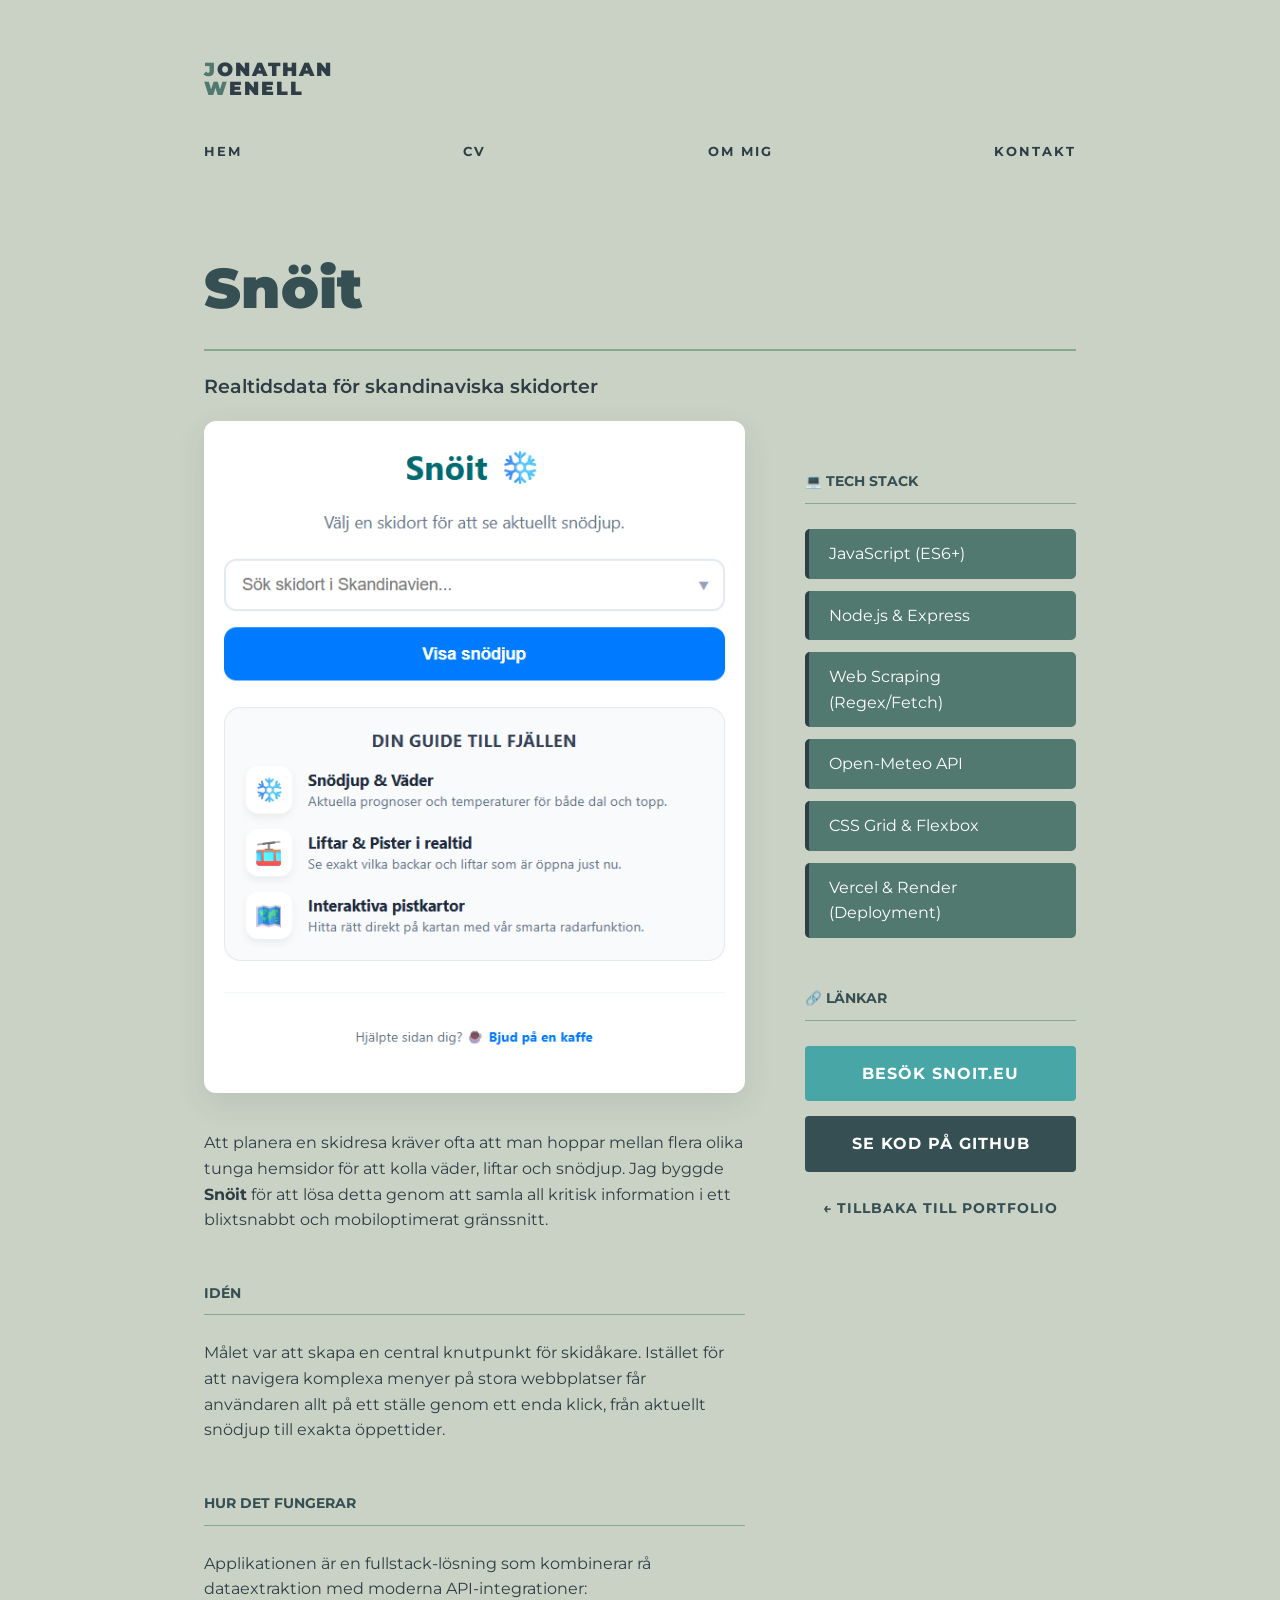
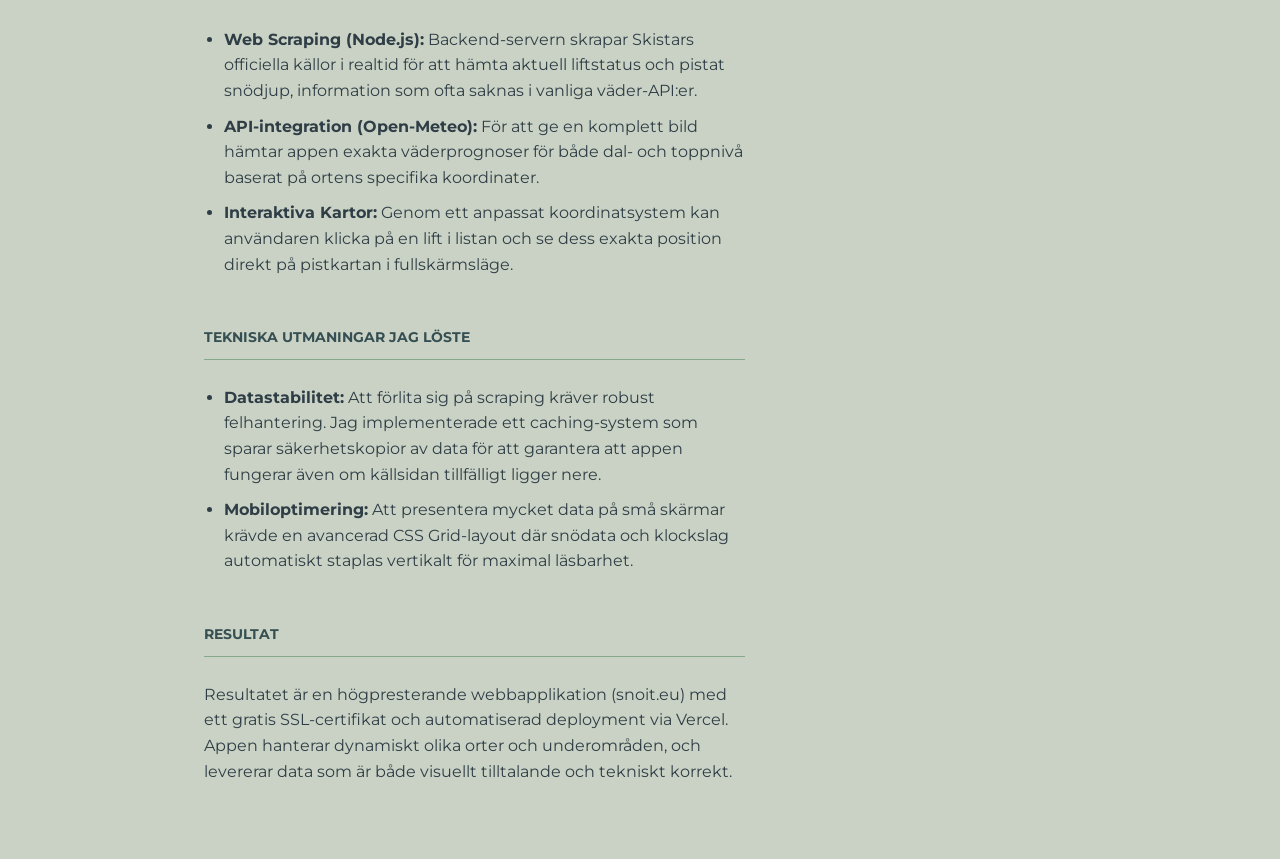
<file: snoit.html>
<!DOCTYPE html>
<html lang="sv">
    <head>
        <meta charset="UTF-8">
        <meta name="viewport" content="width=device-width, initial-scale=1.0">
        <title>Snöit Projekt | Jonathan Wenell</title>

        <link rel="stylesheet" href="css/style.css">
        <link href="https://fonts.googleapis.com/css2?family=Montserrat:wght@300;400;600;700;900&display=swap" rel="stylesheet">
    </head>

    <body>
        <header class="header-wrapper">
            <div class="top-left-name" id="site-logo">
                <div class="name-line">
                    <span class="initial">J</span><span class="expand">ONATHAN</span>
                </div>
                <div class="name-line">
                    <span class="initial">W</span><span class="expand">ENELL</span>
                </div>
            </div>

            <nav>
                <ul>
                    <li><a href="index.html">Hem</a></li>
                    <li><a href="cv.html">CV</a></li>
                    <li><a href="about.html">Om Mig</a></li>
                    <li><a href="contact.html">Kontakt</a></li>
                </ul>
            </nav>
        </header>

        <div id="loader-bg"></div>

        <main class="cv-page">
            <div class="cv-header">
                <h1>Snöit</h1>
                <p style="font-size: 1.2rem; color: var(--color-charcoal); font-weight: 600;">Realtidsdata för skandinaviska skidorter</p>
            </div>

            <div class="cv-grid">
                
                <div class="cv-main-col">
                    <img src="images/snoit.png" alt="Snöit Interface" style="width: 100%; border-radius: 12px; margin-bottom: 30px; box-shadow: 0 10px 30px rgba(47, 62, 70, 0.1);">

                    <p>Att planera en skidresa kräver ofta att man hoppar mellan flera olika tunga hemsidor för att kolla väder, liftar och snödjup. Jag byggde <strong>Snöit</strong> för att lösa detta genom att samla all kritisk information i ett blixtsnabbt och mobiloptimerat gränssnitt.</p>

                    <h2>Idén</h2>
                    <p>Målet var att skapa en central knutpunkt för skidåkare. Istället för att navigera komplexa menyer på stora webbplatser får användaren allt på ett ställe genom ett enda klick, från aktuellt snödjup till exakta öppettider.</p>

                    <h2>Hur det fungerar</h2>
                    <p>Applikationen är en fullstack-lösning som kombinerar rå dataextraktion med moderna API-integrationer:</p>
                    <ul style="margin-bottom: 25px; padding-left: 20px; color: var(--color-charcoal);">
                        <li style="margin-bottom: 10px;"><strong>Web Scraping (Node.js):</strong> Backend-servern skrapar Skistars officiella källor i realtid för att hämta aktuell liftstatus och pistat snödjup, information som ofta saknas i vanliga väder-API:er.</li>
                        <li style="margin-bottom: 10px;"><strong>API-integration (Open-Meteo):</strong> För att ge en komplett bild hämtar appen exakta väderprognoser för både dal- och toppnivå baserat på ortens specifika koordinater.</li>
                        <li style="margin-bottom: 10px;"><strong>Interaktiva Kartor:</strong> Genom ett anpassat koordinatsystem kan användaren klicka på en lift i listan och se dess exakta position direkt på pistkartan i fullskärmsläge.</li>
                    </ul>

                    <h2>Tekniska utmaningar jag löste</h2>
                    <ul style="margin-bottom: 25px; padding-left: 20px; color: var(--color-charcoal);">
                        <li style="margin-bottom: 10px;"><strong>Datastabilitet:</strong> Att förlita sig på scraping kräver robust felhantering. Jag implementerade ett caching-system som sparar säkerhetskopior av data för att garantera att appen fungerar även om källsidan tillfälligt ligger nere.</li>
                        <li style="margin-bottom: 10px;"><strong>Mobiloptimering:</strong> Att presentera mycket data på små skärmar krävde en avancerad CSS Grid-layout där snödata och klockslag automatiskt staplas vertikalt för maximal läsbarhet.</li>
                    </ul>

                    <h2>Resultat</h2>
                    <p>Resultatet är en högpresterande webbapplikation (snoit.eu) med ett gratis SSL-certifikat och automatiserad deployment via Vercel. Appen hanterar dynamiskt olika orter och underområden, och levererar data som är både visuellt tilltalande och tekniskt korrekt.</p>
                </div>

                <div class="cv-side-col">
                    <h2>💻 Tech Stack</h2>
                    <ul class="skills-list">
                        <li>JavaScript (ES6+)</li>
                        <li>Node.js & Express</li>
                        <li>Web Scraping (Regex/Fetch)</li>
                        <li>Open-Meteo API</li>
                        <li>CSS Grid & Flexbox</li>
                        <li>Vercel & Render (Deployment)</li>
                    </ul>

                    <h2 style="margin-top: 50px;">🔗 Länkar</h2>
                    <a href="https://snoit.eu" target="_blank" class="submit-btn" style="display: block; text-align: center; text-decoration: none; margin-bottom: 15px; background-color: #48A6A7;">
                        Besök snoit.eu
                    </a>
                    
                    <a href="https://github.com/HappyHamster135/Snoit-hemsida.git" target="_blank" class="submit-btn" style="display: block; text-align: center; text-decoration: none; margin-bottom: 15px; background-color: var(--color-slate);">
                        Se kod på GitHub
                    </a>
                    
                    <a href="index.html" style="display: block; text-align: center; color: var(--color-slate); font-weight: 700; text-decoration: none; margin-top: 25px; font-size: 0.9rem; text-transform: uppercase; letter-spacing: 1px;">
                        ← Tillbaka till Portfolio
                    </a>
                </div>

            </div>
        </main>

        <script src="js/script.js"></script>
    </body>
</html>
</file>
<file: css/style.css>
/*------------------------------------------------------------/
/ IMPORTER OCH TYPSNITT /
/------------------------------------------------------------*/

@import url('https://fonts.googleapis.com/css2?family=Montserrat:wght@300;400;600;700;900&display=swap');

/*------------------------------------------------------------/
/ GLOBALA VARIABLER OCH FÄRGSCHEMA /
/------------------------------------------------------------*/

/* Här definieras projektets huvudfärger */
:root {
    --color-light: #CAD2C5;      
    --color-sage: #84A98C;       
    --color-dark-sage: #52796F;  
    --color-slate: #354F52;      
    --color-charcoal: #2F3E46;   
}

/*------------------------------------------------------------/
/ GRUNDLÄGGANDE ÅTERSTÄLLNING OCH STRUKTUR /
/------------------------------------------------------------*/

/* Nollställer marginaler och vaddering för alla element */
* {
    margin: 0;
    padding: 0;
    box-sizing: border-box;
}

/* Hindrar innehåll från att sticka ut utanför skärmens bredd */
html, body {
    max-width: 100%; 
    overflow-x: hidden;
}

/* Grundläggande inställningar för hela dokumentet */
html {
    overflow-y: scroll;
    overflow-x: hidden; 
    width: 100%; 
    background-color: var(--color-light);
}

/*------------------------------------------------------------/
/ BODY INSTÄLLNINGAR OCH INTONINGSLOGIK /
/------------------------------------------------------------*/

body {
    font-family: 'Montserrat', sans-serif;
    -webkit-font-smoothing: antialiased;
    -moz-osx-font-smoothing: grayscale;
    line-height: 1.6;
    overflow-x: hidden;
    width: 100%;
    position: relative; 
    background-color: var(--color-light);
    color: var(--color-charcoal);
    
    /* Startläge för sidans genomskinlighet */
    opacity: 0; 
    transition: opacity 0.5s ease-in-out;
}

/* Gör sidan synlig när laddningen är klar */
body.page-loaded {
    opacity: 1;
}

/*------------------------------------------------------------/
/ BRANDING OCH LOGOTYP /
/------------------------------------------------------------*/

/* Grundläggande stil för namnet uppe till vänster */
.top-left-name {
    display: flex; 
    flex-direction: column;
    align-items: flex-start;
    font-weight: 900;
    font-size: 1.2rem;
    color: var(--color-charcoal);
    text-transform: uppercase;
    letter-spacing: 2px;
    transition: opacity 0.4s ease;
    z-index: 101;
}

/* Behållare för logotyp och meny på undersidor */
body:not(.portfolio-page) .header-wrapper {
    display: flex;
    flex-direction: column; 
    align-items: flex-start; 
    max-width: 1000px; 
    margin: 0 auto;
    padding: 60px 5vw 0 5vw; 
    width: 100%;
}

/*------------------------------------------------------------/
/ LADDNINGSSKÄRM OCH ANIMATIONSLOGIK /
/------------------------------------------------------------*/

/* Bakgrund för laddningsskärmen som täcker hela ytan */
#loader-bg {
    position: fixed;
    inset: 0;
    background-color: var(--color-light);
    z-index: 200;
    transition: opacity 0.8s ease, visibility 0.8s;
}

/* Döljer laddaren när webbplatsen är redo */
#loader-bg.loader-finished {
    opacity: 0;
    visibility: hidden;
}

/* Placering av namnet på alla sidor förutom portfolion */
body:not(.portfolio-page) .top-left-name {
    position: static;
    display: flex; 
    flex-direction: column;
    font-weight: 900;
    font-size: 1.2rem;
    color: var(--color-charcoal);
    text-transform: uppercase;
    letter-spacing: 2px;
    margin-bottom: 40px; 
}

/* Fast placering av namnet på själva portfolion */
.portfolio-page .top-left-name {
    position: fixed;
    top: 30px;
    left: 5vw;
    width: 90vw; 
    overflow: hidden; 
    pointer-events: none;
    z-index: 101;
}

/*------------------------------------------------------------/
/ ANIMATIONER FÖR NAMNET /
/------------------------------------------------------------*/

.name-line {
    display: inline-flex;
    align-items: baseline;
    line-height: 1;
    pointer-events: auto;
}

.initial {
    color: var(--color-dark-sage);
    transform: translateX(100vw);
    display: inline-block;
}

.expand {
    color: var(--color-charcoal);
    overflow: hidden;
    max-width: 0;
    white-space: nowrap;
    opacity: 0;
    display: inline-block;
}

/* Klasser som aktiverar animationerna via javascript */
.run-anim .initial { animation: slideInInitial 1s cubic-bezier(0.25, 1, 0.5, 1) forwards; }
.run-anim .expand { animation: expandName 1s 1s cubic-bezier(0.25, 1, 0.5, 1) forwards; }
.no-anim .initial { transform: translateX(0); }
.no-anim .expand { max-width: 400px; opacity: 1; }

@keyframes slideInInitial { to { transform: translateX(0); } }
@keyframes expandName {
    from { max-width: 0; opacity: 0; }
    to { max-width: 200px; opacity: 1; }
}

/*------------------------------------------------------------/
/ NAVIGATION OCH LÄNKSTILAR /
/------------------------------------------------------------*/

/* Meny för undersidor som cv och kontakt */
body:not(.portfolio-page) nav {
    width: 100%; 
    padding: 0;
}

body:not(.portfolio-page) nav ul {
    display: flex;
    justify-content: space-between; 
    list-style: none;
    margin: 0;
}

/* Meny för huvudportfolion som ligger centrerat på skärmen */
.portfolio-page nav {
    position: fixed;
    top: 50%;
    left: 0;
    transform: translateY(-50%);
    width: 100%;
    padding: 0 5vw;
    pointer-events: none;
    z-index: 90;
}

.portfolio-page nav ul {
    display: flex;
    justify-content: space-between;
    list-style: none;
    pointer-events: auto;
}

/* Stil för navigeringslänkarna */
nav a {
    color: var(--color-charcoal);
    text-decoration: none;
    font-weight: 700;    
    font-size: 0.8rem;
    text-transform: uppercase;
    letter-spacing: 2px;
    transition: all 0.3s ease;
}

/* Utseende för länken när muspekaren hålls över eller när den är aktiv */
nav a:hover, nav a.active {
    color: var(--color-dark-sage);
    border-bottom: 2px solid var(--color-dark-sage);
}

/*------------------------------------------------------------/
/ PORTFOLIO LAYOUT OCH HORISONTELL SCROLL /
/------------------------------------------------------------*/

.full-screen-portfolio {
    height: 100vh;
    width: 100vw;
    display: flex;
    align-items: center;
    overflow: hidden;
}

/* Behållare som tillåter sidledes scrollning genom projekten */
.portfolio-scroll {
    display: flex;
    align-items: center;
    gap: 20vw; 
    height: 100%;
    overflow-x: auto;
    overflow-y: hidden;
    padding: 0 15vw;
    scrollbar-width: none; 
}

/* Döljer den inbyggda scrollisten i webbläsaren */
.portfolio-scroll::-webkit-scrollbar {
    display: none; 
}

/* Stil för varje enskilt projektkort */
.project {
    background: #fff;
    padding: 5px;
    border-radius: 12px;
    box-shadow: 10px 10px 30px rgba(47, 62, 70, 0.1); 
    border-bottom: 6px solid var(--color-dark-sage); 
    flex: 0 0 auto;
    width: 22vw; /* Något smalare kort */
    min-width: 280px;
    max-width: 400px; /* Snävare maxbredd för att spara plats */
    max-height: 60vh; /* Tvingar kortet att aldrig bli för högt vertikalt */
    cursor: pointer;
    transition: transform 0.5s ease, box-shadow 0.3s ease;
    overflow: hidden;
}

/* Lyfter kortet när användaren håller muspekaren över det */
.project:hover {
    transform: scale(1.05) translateY(-10px);
    box-shadow: 15px 15px 40px rgba(47, 62, 70, 0.2);
}

.project img {
    width: 100%;
    height: auto;
    max-height: 40vh; /* Begränsar själva bildens höjd */
    object-fit: cover; /* Ser till att bilden fyller ut snyggt även om den beskärs */
    border-radius: 10px;
}

/* Skapar ett mönster där varannat kort flyttas uppåt eller nedåt */
.project:nth-child(odd) { translate: 0 -22vh; }
.project:nth-child(even) { translate: 0 22vh; }

/*------------------------------------------------------------/
/ SCROLL INDIKATOR OCH MÄTARE /
/------------------------------------------------------------*/

.scroll-indicator-wrap {
    position: fixed;
    bottom: 40px;
    left: 20px;
    display: none;
    align-items: flex-end;
    gap: 12px;
    z-index: 90;
}

.portfolio-page .scroll-indicator-wrap { display: flex; }

.scroll-text {
    writing-mode: vertical-rl;
    transform: rotate(180deg);
    font-size: 0.6rem;
    text-transform: uppercase;
    color: var(--color-slate);
    font-weight: 600;
    transition: opacity 0.5s ease;
}

/* Den vertikala mätaren som visar hur långt användaren scrollat */
.progress-bar-container {
    width: 2px;
    height: 100px;
    background-color: var(--color-sage);
    position: relative;
    overflow: hidden;
}

.progress-bar-fill {
    width: 100%;
    height: 0%;
    background-color: var(--color-slate);
    position: absolute;
    bottom: 0;
    transition: height 0.1s ease-out;
}

.scroll-hint {
    font-size: 0.9rem;
    text-transform: uppercase;
    color: var(--color-slate);
    font-weight: 600;
    transition: opacity 0.5s ease, transform 0.5s ease;
}

/* Används för att dölja mätaren när man börjar scrolla iväg från starten */
.scroll-hint.hidden, .scroll-text.hidden {
    opacity: 0;
    pointer-events: none;
}

/*------------------------------------------------------------/
/ CV OCH KONTAKT SIDOR GEMENSAM LAYOUT /
/------------------------------------------------------------*/

.cv-page, .contact-page {
    width: 100%;
    max-width: 1000px;
    margin: 0 auto;
    padding: 80px 5vw 50px 5vw; 
    box-sizing: border-box; 
}

.cv-header h1, .contact-form-section h1 {
    font-size: 3.5rem;
    font-weight: 900;
    border-bottom: 2px solid var(--color-sage);
    margin-bottom: 20px;
    padding-bottom: 15px;
    color: var(--color-slate);
}

/* Skapar ett rutnät för innehållet i cv och kontakt */
.cv-grid, .contact-wrapper {
    display: grid;
    grid-template-columns: 2fr 1fr;
    gap: 60px;
    margin-top: 20px;
    align-items: start;
}

.cv-main-col h2, .cv-side-col h2 {
    text-transform: uppercase;
    font-size: 0.85rem;
    border-bottom: 1px solid var(--color-sage);
    padding-bottom: 10px;
    margin-bottom: 25px;
    margin-top: 50px;
    color: var(--color-slate);
}

.cv-main-col p { margin-bottom: 25px; }

/* Stil för listan med kompetenser */
.skills-list li {
    background: var(--color-dark-sage);
    color: white;
    padding: 12px 20px;
    margin-bottom: 12px;
    border-radius: 5px;
    border-left: 4px solid var(--color-charcoal);
    list-style: none; 
}

/*------------------------------------------------------------/
/ KONTAKTFORMULÄR OCH INMATNING /
/------------------------------------------------------------*/

.contact-text-section {
    padding-top: 20px;
    margin-top: 15px;
}

.contact-text-section p {
    font-size: 1.05rem;
    line-height: 1.6;
    color: var(--color-charcoal);
}

.form-group { margin-bottom: 25px; }
.form-group label { display: block; margin-bottom: 10px; font-weight: 600; color: var(--color-slate); }

/* Stil för fält i formuläret */
.form-group input, .form-group textarea {
    width: 100%;
    padding: 15px;
    border: 1px solid var(--sage);
    background-color: rgba(255, 255, 255, 0.6);
    border-radius: 4px;
    font-family: inherit;
    color: var(--color-charcoal);
    transition: border-color 0.3s;
}

/* Ändrar utseende när användaren klickar i ett fält */
.form-group input:focus, .form-group textarea:focus {
    outline: none;
    border-color: var(--color-dark-sage);
    background-color: #fff;
}

/* Knapp för att skicka iväg formuläret */
.submit-btn {
    background-color: var(--color-slate);
    color: white;
    padding: 15px 40px;
    border: none;
    border-radius: 4px;
    cursor: pointer;
    font-weight: 700;
    text-transform: uppercase;
    letter-spacing: 1px;
    transition: background 0.3s;
}

.submit-btn:hover { background-color: var(--color-dark-sage); }

/*------------------------------------------------------------/
/ MODAL FÖR PROJEKT POPUPS /
/------------------------------------------------------------*/

.modal {
    display: none;
    position: fixed;
    inset: 0;
    background: rgba(47, 62, 70, 0.9);
    backdrop-filter: blur(5px);
    justify-content: center;
    align-items: center;
    z-index: 1000;
}

/* Innehållsrutan för popupen */
.modal-content {
    background-color: #fff;
    border-top: 6px solid var(--color-dark-sage);
    padding: 40px; 
    width: 90%;
    max-width: 800px;
    max-height: 90vh; 
    overflow-y: auto; 
    border-radius: 25px;
    text-align: left;
    position: relative;
    animation: slideIn 0.3s ease;

    text-align: center; /* Centrerar text och knappar */
    display: flex;
    flex-direction: column;
    align-items: center;
}

#modal-title, #modal-desc {
    /* NYTT: Säkerställer att texten tar full bredd för att centreras */
    text-align: center;
    width: 100%;
    margin-left: auto;
    margin-right: auto;
}

#modal-img {
    width: 100%; 
    max-height: 45vh; 
    object-fit: contain; 
    margin-bottom: 25px;
    border-radius: 8px;
    display: block;
}

/* Stängningsknappen i popup rutan */
.close {
    position: absolute;
    top: 20px;
    right: 25px;
    font-size: 35px;
    font-weight: 600;
    cursor: pointer;
    color: var(--color-sage);
    line-height: 1;
}

.close:hover {
    transform: scale(1.1);
    color: var(--color-dark-sage);
}

@keyframes slideIn {
    from { transform: translateY(-50px); opacity: 0; }
    to { transform: translateY(0); opacity: 1; }
}

#modal-title {
    font-size: 2rem;
    color: var(--color-slate);
    margin-top: 10px;
    margin-bottom: 15px;
    line-height: 1.2;
}

#modal-desc {
    font-size: 1.05rem;
    color: var(--color-charcoal);
    line-height: 1.6;
    margin-bottom: 30px;
}

/* Behållare för länkar och knappar inuti popupen */
.modal-links {
    display: flex;
    justify-content: center; 
    gap: 15px; 
    flex-wrap: wrap; 
    margin-top: 20px; 
}

/* Grundläggande form för alla knappar */
.modal-btn {
    display: inline-block;
    padding: 14px 28px;
    border-radius: 8px; 
    font-family: 'Montserrat', sans-serif;
    font-weight: 700;
    text-transform: uppercase;
    font-size: 0.85rem;
    letter-spacing: 1px;
    box-shadow: 0 4px 10px rgba(0,0,0,0.1); 
    transition: all 0.3s ease;
    text-align: center;
    color: #ffffff !important; 
    text-decoration: none !important; 
    border: none; /* Ser till att ingen grå standardram syns */
}

/* Färg för "Besök hemsidan" (den ljusare teal-färgen från bild 2) */
.modal-btn.primary-btn {
    background-color: #48A6A7; 
}

.modal-btn.primary-btn:hover {
    background-color: #3d8f90;
    transform: translateY(-2px);
}

/* Färg för "Läs mer här" (din mörkare sage-färg) */
.modal-btn:not(.primary-btn):not(.secondary) {
    background-color: var(--color-dark-sage); 
}

.modal-btn:not(.primary-btn):not(.secondary):hover {
    background-color: #42635a;
    transform: translateY(-2px);
}

/* Färg för "Se koden på GitHub" (mörkgrå) */
.modal-btn.secondary { 
    background-color: var(--color-charcoal); 
}

.modal-btn.secondary:hover {
    background-color: #1a252b;
    transform: translateY(-2px);
}

/*------------------------------------------------------------/
/ RESPONSIV DESIGN FÖR MOBIL OCH SURFPLATTA /
/------------------------------------------------------------*/

@media (max-width: 1024px) {
    
    /* Ändrar sidhuvudet till att staplas vertikalt på mobila enheter */
    body:not(.portfolio-page) .header-wrapper {
        display: flex;
        flex-direction: column; 
        align-items: center;    
        padding: 30px 5vw 0 5vw;
        gap: 20px;
    }

    body:not(.portfolio-page) .top-left-name {
        align-items: center;    
    }

    body:not(.portfolio-page) nav {
        padding: 0;
    }
    
    body:not(.portfolio-page) nav ul {
        justify-content: center;
        gap: 20px; 
        flex-wrap: wrap; 
    }

    .portfolio-page nav ul {
        justify-content: space-between;
        gap: 20px; 
        flex-wrap: wrap; 
    }

    /* Gör att innehållsrutor för cv och kontakt fyller hela bredden */
    .cv-grid, .contact-wrapper { 
        grid-template-columns: 1fr; 
        gap: 40px; 
    }
    
    .cv-header h1, .contact-form-section h1 {
        font-size: 2.5rem; 
    }

    /* Ändrar portfolion från sidledes scroll till vanlig vertikal vy för mobiler */
    .full-screen-portfolio {
        display: block !important; 
        height: auto !important; 
        min-height: 100vh;
        overflow: visible !important; 
    }

    .portfolio-scroll {
        display: flex;
        flex-direction: column;
        height: auto !important;
        overflow: visible !important; 
        padding: 120px 5vw 80px 5vw;
        gap: 50px;
        transform: none !important; 
    }

    .project { 
        width: 100%; 
        max-width: 500px;
        margin: 0 auto; 
    }

    .project:nth-child(odd), .project:nth-child(even) { 
        translate: 0 0; 
    }

    .portfolio-page nav {
        padding-top: 80px;
        position: absolute;
        top: 0;
        transform: none;
        pointer-events: auto;
    }

    .progress-bar-container {
        width: 3px;
        height: 100px;
    }
    .scroll-indicator-wrap {
        left: 4px; 
        bottom: 20px; 
    }

    /* Gömmer de visuella scroll texterna på mobil */
    .scroll-hint, 
    .scroll-text {
        display: none !important;
    }
}

/*------------------------------------------------------------/
/ UTSKRIFTSFORMAT /
/------------------------------------------------------------*/

@media print {
    nav, .portfolio-scroll, .submit-btn, .scroll-indicator-wrap { display: none !important; }
    body { background: white; color: black; opacity: 1; }
}
</file>
